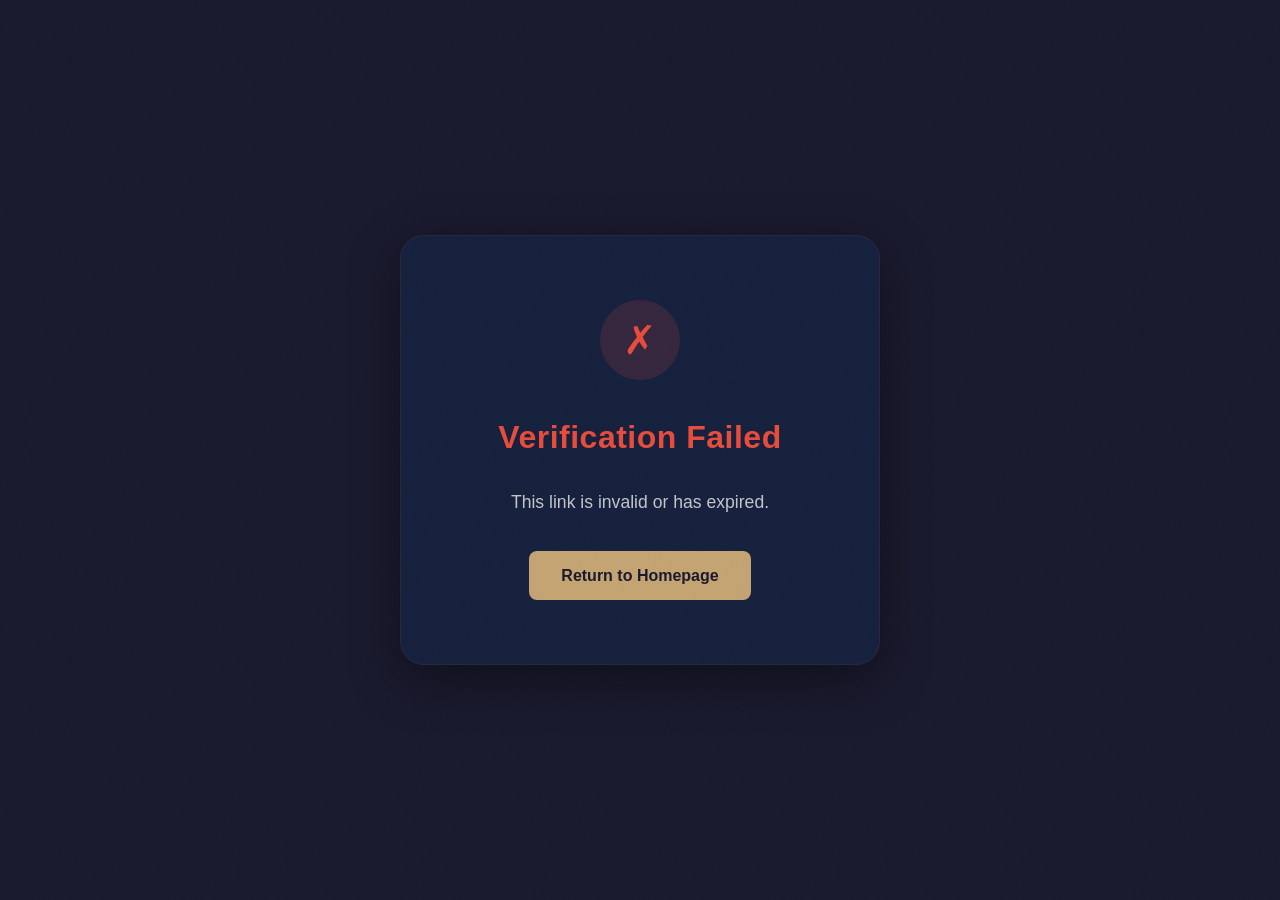
<file: web-customer/auth-error.html>
<!DOCTYPE html>
<html lang="en">

<head>
    <meta charset="UTF-8">
    <meta name="viewport" content="width=device-width, initial-scale=1.0">
    <title>Invalid Link - San-Lorenzo</title>
    <link rel="stylesheet" href="assets/css/main.css">
    <style>
        body {
            background: #1a1a2e;
            color: #eee;
            display: flex;
            align-items: center;
            justify-content: center;
            min-height: 100vh;
            margin: 0;
        }

        .confirmation-card {
            background: #16213e;
            padding: 4rem 3rem;
            border-radius: 24px;
            text-align: center;
            box-shadow: 0 15px 50px rgba(0, 0, 0, 0.4);
            max-width: 480px;
            width: 90%;
            border: 1px solid rgba(231, 76, 60, 0.1);
            animation: card-appear 0.6s cubic-bezier(0.175, 0.885, 0.32, 1.275) forwards;
        }

        @keyframes card-appear {
            from {
                transform: translateY(30px);
                opacity: 0;
            }

            to {
                transform: translateY(0);
                opacity: 1;
            }
        }

        .icon-box {
            width: 80px;
            height: 80px;
            background: rgba(231, 76, 60, 0.15);
            color: #e74c3c;
            border-radius: 50%;
            display: flex;
            align-items: center;
            justify-content: center;
            margin: 0 auto 2rem;
            font-size: 2.5rem;
        }

        h1 {
            color: #e74c3c;
            margin-bottom: 1.5rem;
            font-size: 2rem;
            letter-spacing: 0.5px;
        }

        #error-message {
            opacity: 0.8;
            line-height: 1.8;
            font-size: 1.1rem;
            margin-bottom: 2rem;
        }

        .btn-home {
            display: inline-block;
            padding: 12px 32px;
            background: var(--gold, #c9a96e);
            color: #1a1a2e;
            text-decoration: none;
            border-radius: 8px;
            font-weight: bold;
            transition: transform 0.2s, background 0.2s;
        }

        .btn-home:hover {
            transform: translateY(-2px);
            background: #e0bc7f;
        }
    </style>
</head>

<body>
    <div class="confirmation-card">
        <div class="icon-box">✗</div>
        <h1>Verification Failed</h1>
        <p id="error-message">This link is invalid or has expired.</p>
        <a href="index.html" class="btn-home">Return to Homepage</a>
    </div>
    <script>
        const params = new URLSearchParams(window.location.search);
        const msg = params.get('msg');
        if (msg) {
            document.getElementById('error-message').textContent = decodeURIComponent(msg);
        }
    </script>
</body>

</html>
</file>
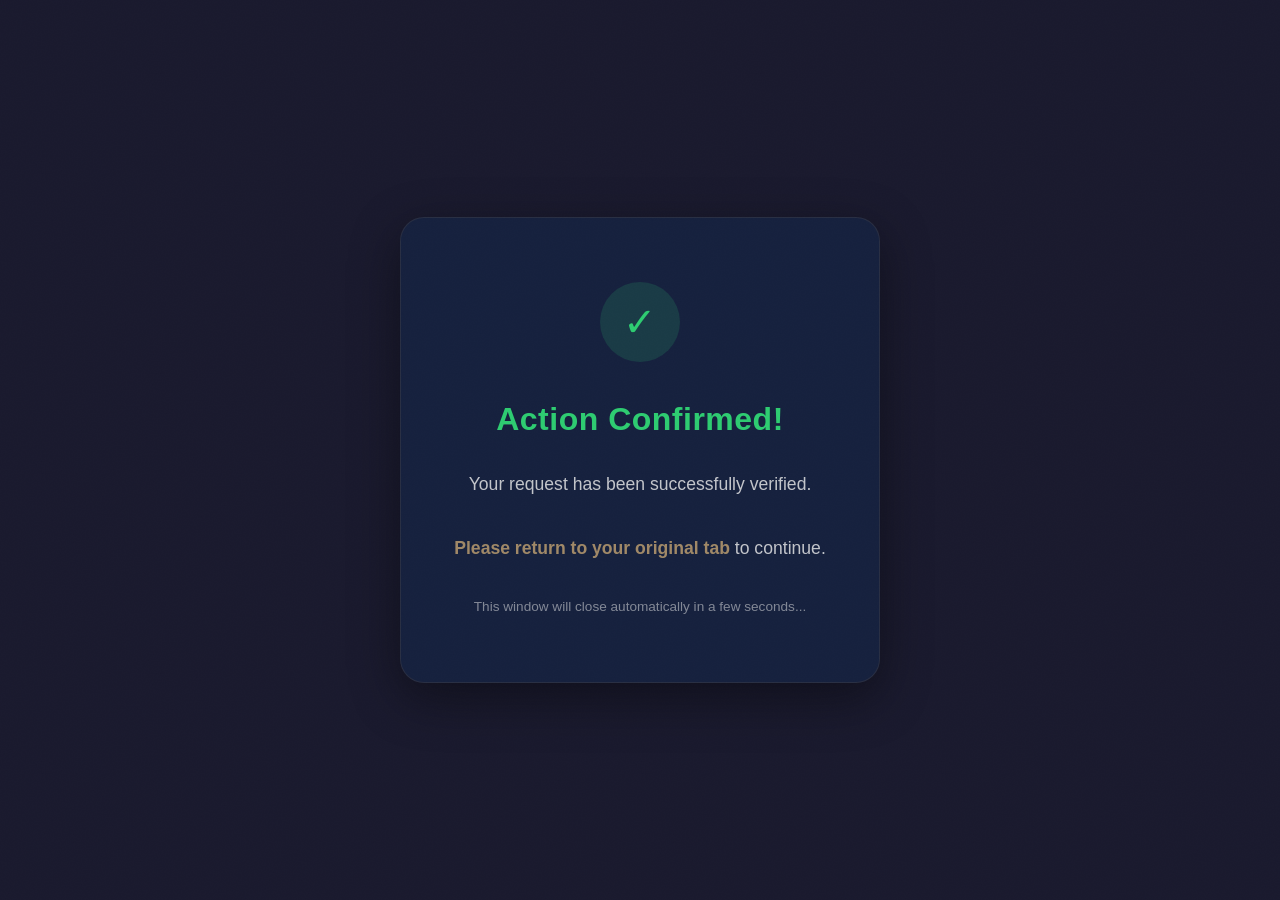
<file: web-customer/auth-success.html>
<!DOCTYPE html>
<html lang="en">

<head>
    <meta charset="UTF-8">
    <meta name="viewport" content="width=device-width, initial-scale=1.0">
    <title>Confirmed - San-Lorenzo</title>
    <link rel="stylesheet" href="assets/css/main.css">
    <style>
        body {
            background: #1a1a2e;
            color: #eee;
            display: flex;
            align-items: center;
            justify-content: center;
            min-height: 100vh;
            margin: 0;
            overflow: hidden;
        }

        .confirmation-card {
            background: #16213e;
            padding: 4rem 3rem;
            border-radius: 24px;
            text-align: center;
            box-shadow: 0 15px 50px rgba(0, 0, 0, 0.4);
            max-width: 480px;
            width: 90%;
            border: 1px solid rgba(201, 169, 110, 0.1);
            animation: card-appear 0.6s cubic-bezier(0.175, 0.885, 0.32, 1.275) forwards;
        }

        @keyframes card-appear {
            from {
                transform: translateY(30px);
                opacity: 0;
            }

            to {
                transform: translateY(0);
                opacity: 1;
            }
        }

        .icon-box {
            width: 80px;
            height: 80px;
            background: rgba(46, 204, 113, 0.15);
            color: #2ecc71;
            border-radius: 50%;
            display: flex;
            align-items: center;
            justify-content: center;
            margin: 0 auto 2rem;
            font-size: 2.5rem;
        }

        h1 {
            color: #2ecc71;
            margin-bottom: 1.5rem;
            font-size: 2rem;
            letter-spacing: 0.5px;
        }

        p {
            opacity: 0.8;
            line-height: 1.8;
            font-size: 1.1rem;
            margin-bottom: 2rem;
        }

        .instruction {
            color: var(--gold, #c9a96e);
            font-weight: 600;
        }

        .close-msg {
            font-size: 0.85rem;
            opacity: 0.5;
            margin-top: 2rem;
        }
    </style>
</head>

<body>
    <div class="confirmation-card">
        <div class="icon-box">✓</div>
        <h1>Action Confirmed!</h1>
        <p>Your request has been successfully verified.<br><br>
            <span class="instruction">Please return to your original tab</span> to continue.
        </p>
        <div class="close-msg">This window will close automatically in a few seconds...</div>
    </div>
    <script>
        setTimeout(() => window.close(), 5000);
    </script>
</body>

</html>
</file>
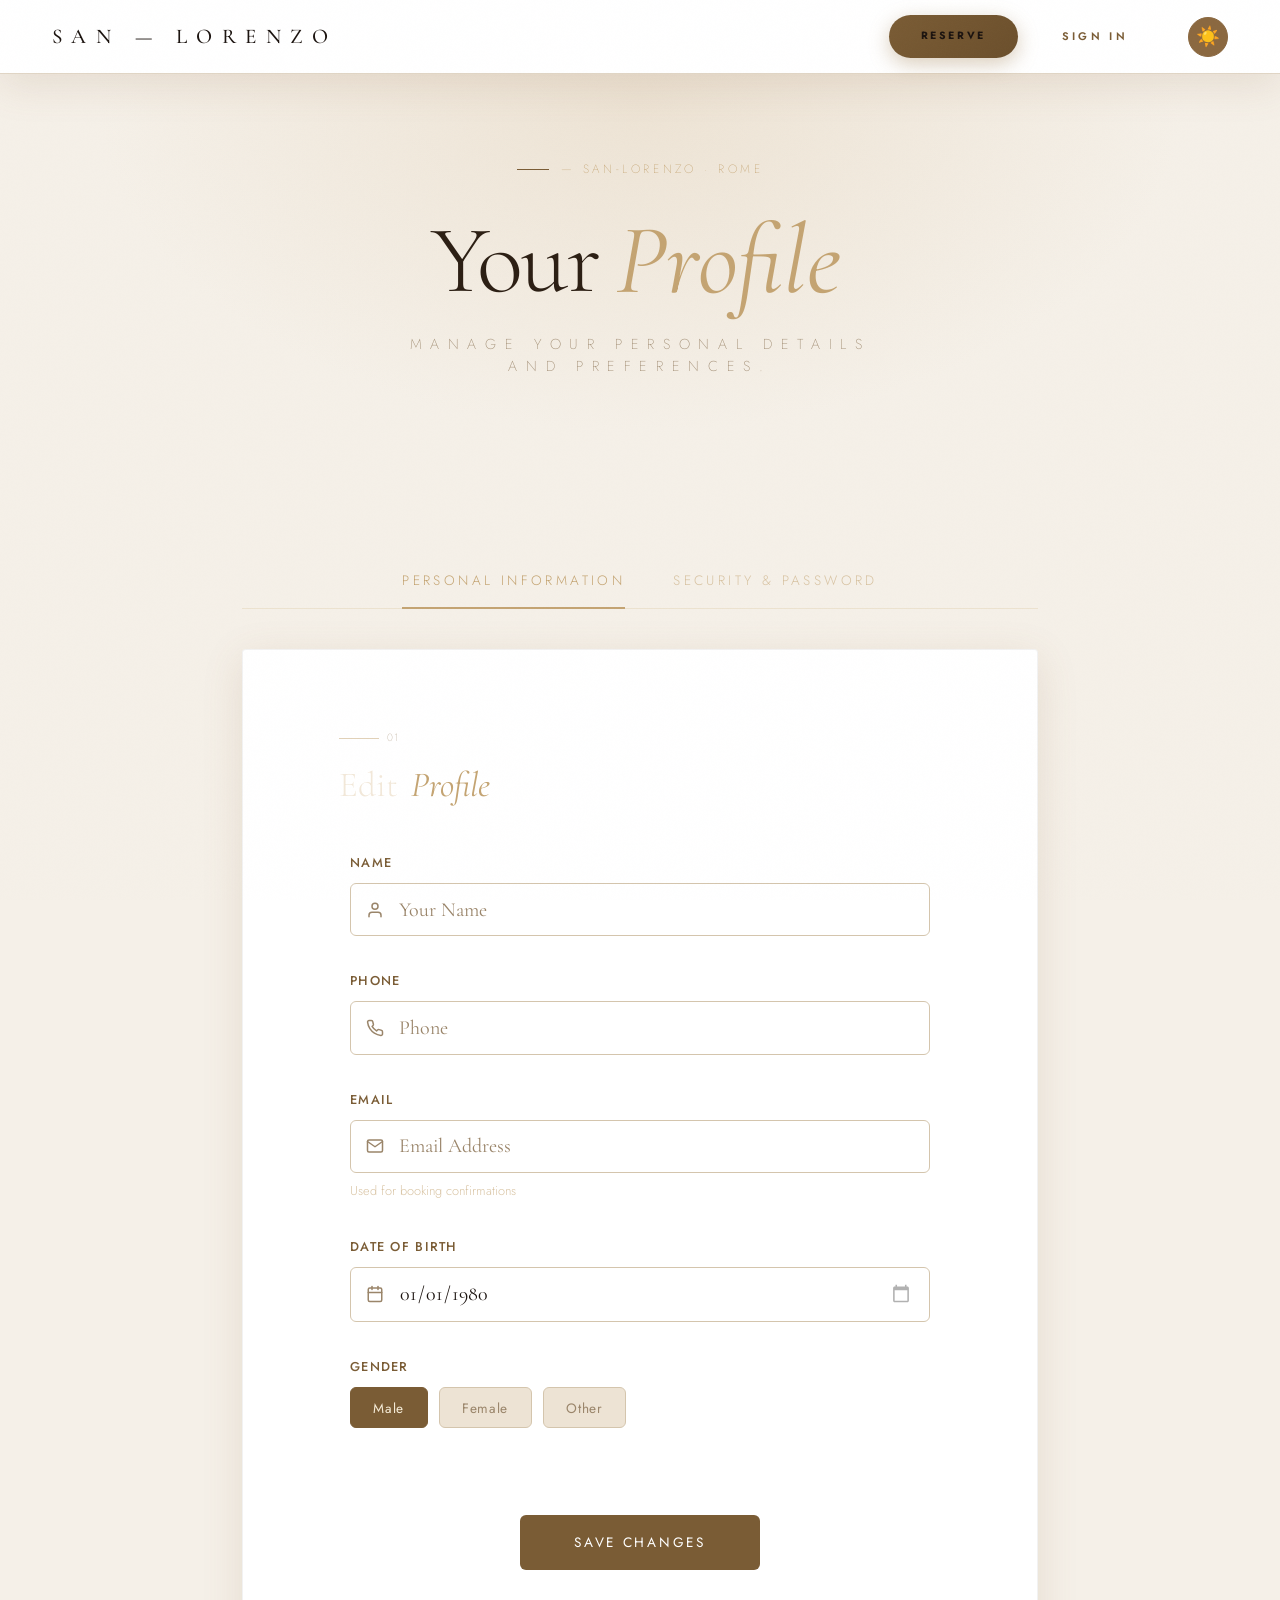
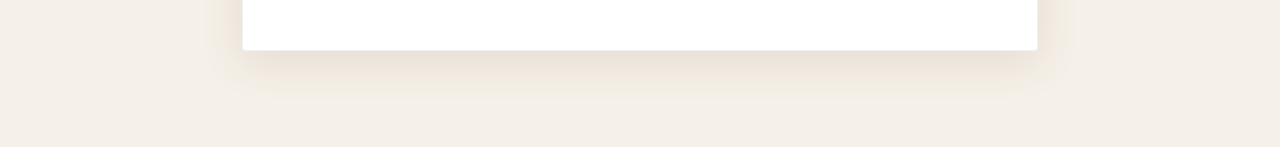
<file: web-customer/profile.html>
<!DOCTYPE html>
<html lang="en">

<head>
  <script>
    (function(){
      var s = localStorage.getItem('sl-theme');
      var p = window.matchMedia('(prefers-color-scheme: light)').matches;
      if(s==='light'||(!s&&p)){
        document.documentElement.style.backgroundColor='#F5F0E8';
        document.body && document.body.classList.add('light-mode');
      } else {
        document.documentElement.style.backgroundColor='#1C1410';
      }
    })();
  </script>
  <meta charset="UTF-8">
  <meta name="viewport" content="width=device-width, initial-scale=1.0">
  <title>Your Profile — San-Lorenzo</title>

  <link rel="preconnect" href="https://fonts.googleapis.com">
  <link
    href="https://fonts.googleapis.com/css2?family=Cormorant+Garamond:ital,wght@0,300;0,400;0,500;0,600;1,300;1,400;1,500;1,600&family=Jost:wght@200;300;400&display=swap"
    rel="stylesheet">

  <link rel="stylesheet" href="assets/css/main.css">
</head>

<body>
  <!-- Global Header -->
  <header id="main-header" class="header-solid scrolled">
    <a href="index.html" class="logo">San — Lorenzo</a>
    <nav class="nav-links">
      <a href="reservation.html" class="nav-link btn-reserve-header">Reserve</a>
      <a href="#" class="nav-link" id="view-bookings-link" style="display:none;">My Bookings</a>

      <!-- Chưa đăng nhập -->
      <a href="#" id="header-auth-btn" class="nav-link auth-action-btn" style="display: flex;">Sign In</a>

      <button id="theme-toggle" class="theme-toggle-btn" aria-label="Switch to Light Mode" title="Switch to Light Mode">🌙</button>

      <!-- Đã đăng nhập -->
      <div id="nav-auth-group" class="nav-auth-group" style="display: none;">
        <span class="nav-link user-hi" id="user-greeting" style="color: var(--gold);">Hi, Guest</span>
        <div class="gear-dropdown" id="gear-dropdown">
          <button class="gear-btn" id="gear-btn">
            <svg viewBox="0 0 24 24">
              <circle cx="12" cy="12" r="3" />
              <path
                d="M19.4 15a1.65 1.65 0 0 0 .33 1.82l.06.06a2 2 0 1 1-2.83 2.83l-.06-.06a1.65 1.65 0 0 0-1.82-.33 1.65 1.65 0 0 0-1 1.51V21a2 2 0 0 1-4 0v-.09A1.65 1.65 0 0 0 9 19.4a1.65 1.65 0 0 0-1.82.33l-.06.06a2 2 0 1 1-2.83-2.83l.06-.06A1.65 1.65 0 0 0 4.68 15a1.65 1.65 0 0 0-1.51-1H3a2 2 0 0 1 0-4h.09A1.65 1.65 0 0 0 4.6 9a1.65 1.65 0 0 0-.33-1.82l-.06-.06a2 2 0 1 1 2.83-2.83l.06.06A1.65 1.65 0 0 0 9 4.68a1.65 1.65 0 0 0 1-1.51V3a2 2 0 0 1 4 0v.09a1.65 1.65 0 0 0 1 1.51 1.65 1.65 0 0 0 1.82-.33l.06-.06a2 2 0 1 1 2.83 2.83l-.06.06A1.65 1.65 0 0 0 19.4 9a1.65 1.65 0 0 0 1.51 1H21a2 2 0 0 1 0 4h-.09a1.65 1.65 0 0 0-1.51 1z" />
            </svg>
          </button>
          <div class="gear-menu">
            <a href="profile.html" class="gear-menu-item">
              <svg viewBox="0 0 24 24">
                <path d="M20 21v-2a4 4 0 0 0-4-4H8a4 4 0 0 0-4 4v2" />
                <circle cx="12" cy="7" r="4" />
              </svg>
              Profile
            </a>
            <div class="gear-menu-divider"></div>
            <button class="gear-menu-item danger" id="logout-btn">
              <svg viewBox="0 0 24 24">
                <path d="M9 21H5a2 2 0 0 1-2-2V5a2 2 0 0 1 2-2h4" />
                <polyline points="16 17 21 12 16 7" />
                <line x1="21" y1="12" x2="9" y2="12" />
              </svg>
              Sign Out
            </button>
          </div>
        </div>
      </div>
    </nav>
  </header>

  <!-- Editorial Hero Section -->
  <section class="profile-hero">
    <div class="hero-grid">
      <!-- Left Heading -->
      <div class="hero-left anim-fade-up">
        <span class="hero-overline">— SAN-LORENZO · ROME</span>
        <h1 class="hero-heading">
          <span class="hero-title-main">Your</span>
          <span class="hero-title-accent">Profile</span>
        </h1>
        <p class="hero-subtitle">Manage your personal details and preferences.</p>
      </div>

    </div>

    <hr class="hero-divider">

    <!-- Organic Stats Strip -->

  </section>

  <!-- Body Content -->
  <section class="profile-body">

    <!-- Tabs UI -->
    <div class="profile-tabs anim-fade-up">
      <div class="profile-tab active" data-tab="tab-edit">Personal Information</div>
      <div class="profile-tab" data-tab="tab-password">Security & Password</div>
    </div>

    <!-- Luxury Soft Container -->
    <div class="profile-card-soft anim-fade-up" style="animation-delay: 0.1s;">

      <!-- Block 1: Edit Profile (Tab 1) -->
      <div id="tab-edit" class="tab-pane active profile-section">
        <div class="section-label">
          <div class="section-label-line"></div>
          <span class="section-label-text">01</span>
        </div>
        <h2 class="section-heading">
          <span class="section-heading-part-1">Edit</span>
          <span class="section-heading-part-2">Profile</span>
        </h2>

        <form id="edit-profile-form" class="form-grid">
          <!-- NAME -->
          <div class="form-field">
            <label class="field-label" for="full-name">Name</label>
            <div class="input-wrapper">
              <svg class="input-icon" viewBox="0 0 24 24" fill="none" stroke="currentColor" stroke-width="2"
                stroke-linecap="round" stroke-linejoin="round">
                <path d="M20 21v-2a4 4 0 0 0-4-4H8a4 4 0 0 0-4 4v2"></path>
                <circle cx="12" cy="7" r="4"></circle>
              </svg>
              <input type="text" id="full-name" class="flat-input" value="" placeholder="Your Name">
            </div>
          </div>

          <!-- PHONE -->
          <div class="form-field">
            <label class="field-label" for="phone">Phone</label>
            <div class="input-wrapper">
              <svg class="input-icon" viewBox="0 0 24 24" fill="none" stroke="currentColor" stroke-width="2"
                stroke-linecap="round" stroke-linejoin="round">
                <path
                  d="M22 16.92v3a2 2 0 0 1-2.18 2 19.79 19.79 0 0 1-8.63-3.07 19.5 19.5 0 0 1-6-6 19.79 19.79 0 0 1-3.07-8.67A2 2 0 0 1 4.11 2h3a2 2 0 0 1 2 1.72 12.84 12.84 0 0 0 .7 2.81 2 2 0 0 1-.45 2.11L8.09 9.91a16 16 0 0 0 6 6l1.27-1.27a2 2 0 0 1 2.11-.45 12.84 12.84 0 0 0 2.81.7A2 2 0 0 1 22 16.92z">
                </path>
              </svg>
              <input type="tel" id="phone" class="flat-input" value="" placeholder="Phone">
            </div>
          </div>

          <!-- EMAIL -->
          <div class="form-field">
            <label class="field-label" for="email">Email</label>
            <div class="input-wrapper">
              <svg class="input-icon" viewBox="0 0 24 24" fill="none" stroke="currentColor" stroke-width="2"
                stroke-linecap="round" stroke-linejoin="round">
                <path d="M4 4h16c1.1 0 2 .9 2 2v12c0 1.1-.9 2-2 2H4c-1.1 0-2-.9-2-2V6c0-1.1.9-2 2-2z"></path>
                <polyline points="22,6 12,13 2,6"></polyline>
              </svg>
              <input type="email" id="email" class="flat-input" value="" placeholder="Email Address">
            </div>
            <span class="field-hint">Used for booking confirmations</span>
          </div>

          <!-- DOB -->
          <div class="form-field">
            <label class="field-label" for="dob">Date of Birth</label>
            <div class="input-wrapper">
              <svg class="input-icon" viewBox="0 0 24 24" fill="none" stroke="currentColor" stroke-width="2"
                stroke-linecap="round" stroke-linejoin="round">
                <rect x="3" y="4" width="18" height="18" rx="2" ry="2"></rect>
                <line x1="16" y1="2" x2="16" y2="6"></line>
                <line x1="8" y1="2" x2="8" y2="6"></line>
                <line x1="3" y1="10" x2="21" y2="10"></line>
              </svg>
              <input type="date" id="dob" class="flat-input" value="1980-01-01">
            </div>
          </div>

          <!-- GENDER -->
          <div class="form-field form-field-full">
            <label class="field-label">Gender</label>
            <div class="gender-pill-row" id="gender-pills-new">
              <button type="button" class="pill-flat active">Male</button>
              <button type="button" class="pill-flat">Female</button>
              <button type="button" class="pill-flat">Other</button>
            </div>
          </div>

          <!-- SAVE -->
          <div class="form-field-full">
            <button type="submit" id="btn-save" class="btn-submit-profile">SAVE CHANGES</button>
          </div>
        </form>
      </div>

      <!-- Block 2: Change Password (Tab 2) -->
      <div id="tab-password" class="tab-pane profile-section password-section">
        <div class="section-label">
          <div class="section-label-line"></div>
          <span class="section-label-text">02</span>
        </div>
        <h2 class="section-heading">
          <span class="section-heading-part-1">Change</span>
          <span class="section-heading-part-2">Password</span>
        </h2>

        <form id="change-password-form" class="password-form">

          <!-- CURRENT -->
          <div class="form-field">
            <label class="field-label" for="current-password">Current Password</label>
            <div class="input-wrapper">
              <svg class="input-icon" viewBox="0 0 24 24" fill="none" stroke="currentColor" stroke-width="2"
                stroke-linecap="round" stroke-linejoin="round">
                <rect x="3" y="11" width="18" height="11" rx="2" ry="2"></rect>
                <path d="M7 11V7a5 5 0 0 1 10 0v4"></path>
              </svg>
              <input type="password" id="current-password" class="flat-input" placeholder="Enter current password">
            </div>
          </div>

          <!-- NEW -->
          <div class="form-field">
            <label class="field-label" for="new-password">New Password</label>
            <div class="input-wrapper">
              <svg class="input-icon" viewBox="0 0 24 24" fill="none" stroke="currentColor" stroke-width="2"
                stroke-linecap="round" stroke-linejoin="round">
                <rect x="3" y="11" width="18" height="11" rx="2" ry="2"></rect>
                <path d="M7 11V7a5 5 0 0 1 10 0v4"></path>
              </svg>
              <input type="password" id="new-password" class="flat-input" placeholder="Enter new password">
            </div>
            <div class="pwd-strength-container">
              <div class="pwd-bars">
                <div class="strength-bar bar-1"></div>
                <div class="strength-bar bar-2"></div>
                <div class="strength-bar bar-3"></div>
              </div>
              <span class="strength-label">Weak</span>
            </div>
          </div>

          <!-- CONFIRM NEW -->
          <div class="form-field">
            <label class="field-label" for="confirm-password">Confirm New Password</label>
            <div class="input-wrapper">
              <svg class="input-icon" viewBox="0 0 24 24" fill="none" stroke="currentColor" stroke-width="2"
                stroke-linecap="round" stroke-linejoin="round">
                <rect x="3" y="11" width="18" height="11" rx="2" ry="2"></rect>
                <path d="M7 11V7a5 5 0 0 1 10 0v4"></path>
              </svg>
              <input type="password" id="confirm-password" class="flat-input" placeholder="Confirm new password">
            </div>
            <span id="confirm-hint" class="validation-hint"></span>
          </div>

          <button type="submit" id="btn-update-pwd" class="btn-submit-profile">UPDATE PASSWORD</button>
        </form>
      </div>

    </div>
  </section>

  <script src="js/theme.js"></script>
  <script type="module">
    import { initAuth } from './js/features/auth.js';
    import { initProfile } from './js/pages/profile.js';
    import { openBookingsModal } from './js/features/my-bookings.js';

    document.addEventListener('DOMContentLoaded', () => {
      initAuth();
      initProfile();

      // My Bookings — gọi thẳng module đã có sẵn, không vẽ lại gì
      document.getElementById('view-bookings-link')?.addEventListener('click', (e) => {
        e.preventDefault();
        openBookingsModal();
      });
    });
  </script>
</body>

</html>
</file>
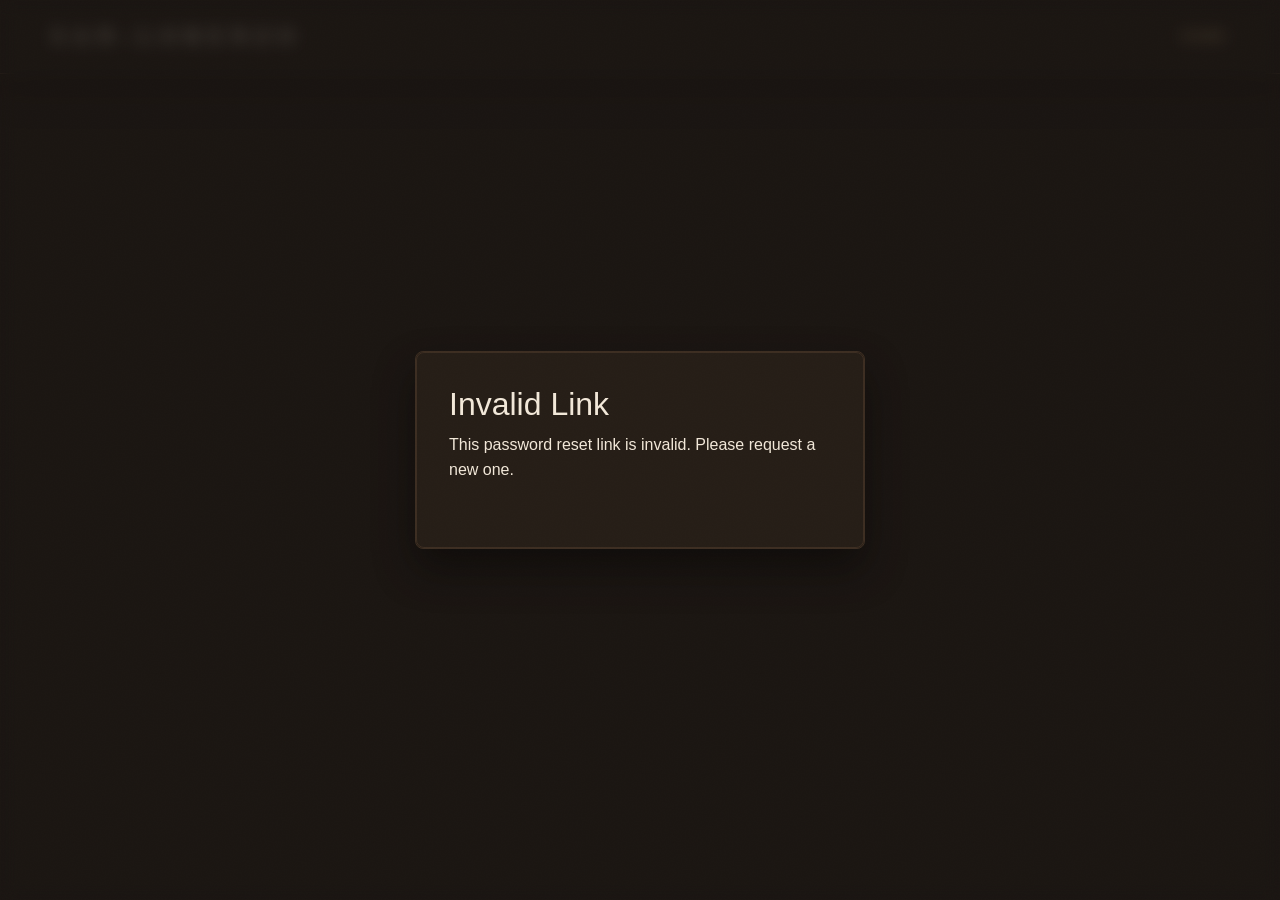
<file: web-customer/reset-password.html>
<!DOCTYPE html>
<html lang="en">

<head>
    <meta charset="UTF-8">
    <meta name="viewport" content="width=device-width, initial-scale=1.0">
    <title>Reset Password - San-Lorenzo</title>
    <link rel="stylesheet" href="assets/css/main.css">
</head>

<body>

    <header id="main-header" class="scrolled">
        <a href="index.html" class="logo">SAN-LORENZO</a>
        <nav class="nav-links">
            <a href="index.html" class="nav-link">Home</a>
        </nav>
    </header>

    <!-- Reset Password Modal — hiển thị mặc định (không ẩn) -->
    <div id="reset-modal" class="modal-overlay" style="opacity:1;pointer-events:auto;visibility:visible;">
        <div class="modal-container fade-in appear">
            <div class="form-card" style="margin: 0; box-shadow: none;">
                <div class="text-center" style="margin-bottom: 2rem;">
                    <h2 class="section-title" style="margin-bottom: 0.5rem; font-size: 2rem;">New Password</h2>
                    <p>Please create a new password for your account</p>
                </div>
                <form id="reset-form">
                    <div class="form-group">
                        <label class="form-label">New Password *</label>
                        <div class="password-wrapper">
                            <input type="password" id="reset-password" class="form-control" placeholder="••••••••"
                                required minlength="6">
                            <button type="button" class="toggle-password" tabindex="-1"
                                aria-label="Toggle password visibility">
                                <svg class="eye-icon" xmlns="http://www.w3.org/2000/svg" width="20" height="20"
                                    viewBox="0 0 24 24" fill="none" stroke="currentColor" stroke-width="2"
                                    stroke-linecap="round" stroke-linejoin="round">
                                    <path d="M2 12s3-7 10-7 10 7 10 7-3 7-10 7-10-7-10-7Z" />
                                    <circle cx="12" cy="12" r="3" />
                                </svg>
                            </button>
                        </div>
                    </div>
                    <div class="form-group">
                        <label class="form-label">Confirm Password *</label>
                        <div class="password-wrapper">
                            <input type="password" id="reset-confirm" class="form-control" placeholder="••••••••"
                                required minlength="6">
                            <button type="button" class="toggle-password" tabindex="-1"
                                aria-label="Toggle password visibility">
                                <svg class="eye-icon" xmlns="http://www.w3.org/2000/svg" width="20" height="20"
                                    viewBox="0 0 24 24" fill="none" stroke="currentColor" stroke-width="2"
                                    stroke-linecap="round" stroke-linejoin="round">
                                    <path d="M2 12s3-7 10-7 10 7 10 7-3 7-10 7-10-7-10-7Z" />
                                    <circle cx="12" cy="12" r="3" />
                                </svg>
                            </button>
                        </div>
                    </div>
                    <button type="submit" class="btn" style="width: 100%; padding: 16px; font-size: 1.1rem;">Update
                        Password</button>
                </form>
            </div>
        </div>
    </div>

    <script type="module">
        import { callApi } from './js/common/api.js';
        import { initPasswordToggle } from './js/common/utils.js';

        // Lấy token từ URL
        const urlParams = new URLSearchParams(window.location.search);
        const resetToken = urlParams.get("token");

        if (!resetToken) {
            document.querySelector(".section-title").textContent = "Invalid Link";
            document.querySelector(".section-title + p").textContent = "This password reset link is invalid. Please request a new one.";
            document.getElementById("reset-form").style.display = "none";
        }

        // Bật toggle password eye icon
        initPasswordToggle();

        // Xử lý submit form reset password
        const resetForm = document.getElementById("reset-form");
        if (resetForm && resetToken) {
            resetForm.addEventListener("submit", async (e) => {
                e.preventDefault();

                // Xóa lỗi cũ
                const oldError = resetForm.querySelector(".form-error");
                if (oldError) oldError.textContent = "";

                const newPassword = document.getElementById("reset-password").value;
                const confirmPassword = document.getElementById("reset-confirm").value;

                if (newPassword !== confirmPassword) {
                    showError("Passwords do not match! Please try again.");
                    return;
                }

                const submitBtn = resetForm.querySelector("button[type='submit']");
                submitBtn.innerText = "Updating...";
                submitBtn.disabled = true;

                try {
                    const { ok, data } = await callApi("/auth/reset-password", "POST", {
                        token: resetToken,
                        newPassword
                    });

                    if (ok) {
                        alert("Password updated successfully! Please login with your new password.");
                        window.location.href = "index.html";
                    } else {
                        showError(data?.message || data?.error || "Failed to reset password. The link may be expired.");
                    }
                } catch {
                    showError("Unable to connect to server. Please try again later.");
                } finally {
                    submitBtn.innerText = "Update Password";
                    submitBtn.disabled = false;
                }
            });
        }

        function showError(message) {
            let errorEl = resetForm.querySelector(".form-error");
            if (!errorEl) {
                errorEl = document.createElement("p");
                errorEl.className = "form-error";
                errorEl.style.cssText = "color:#e74c3c;font-size:0.9rem;text-align:center;margin-top:12px;";
                resetForm.appendChild(errorEl);
            }
            errorEl.textContent = message;
        }
    </script>

</body>

</html>
</file>
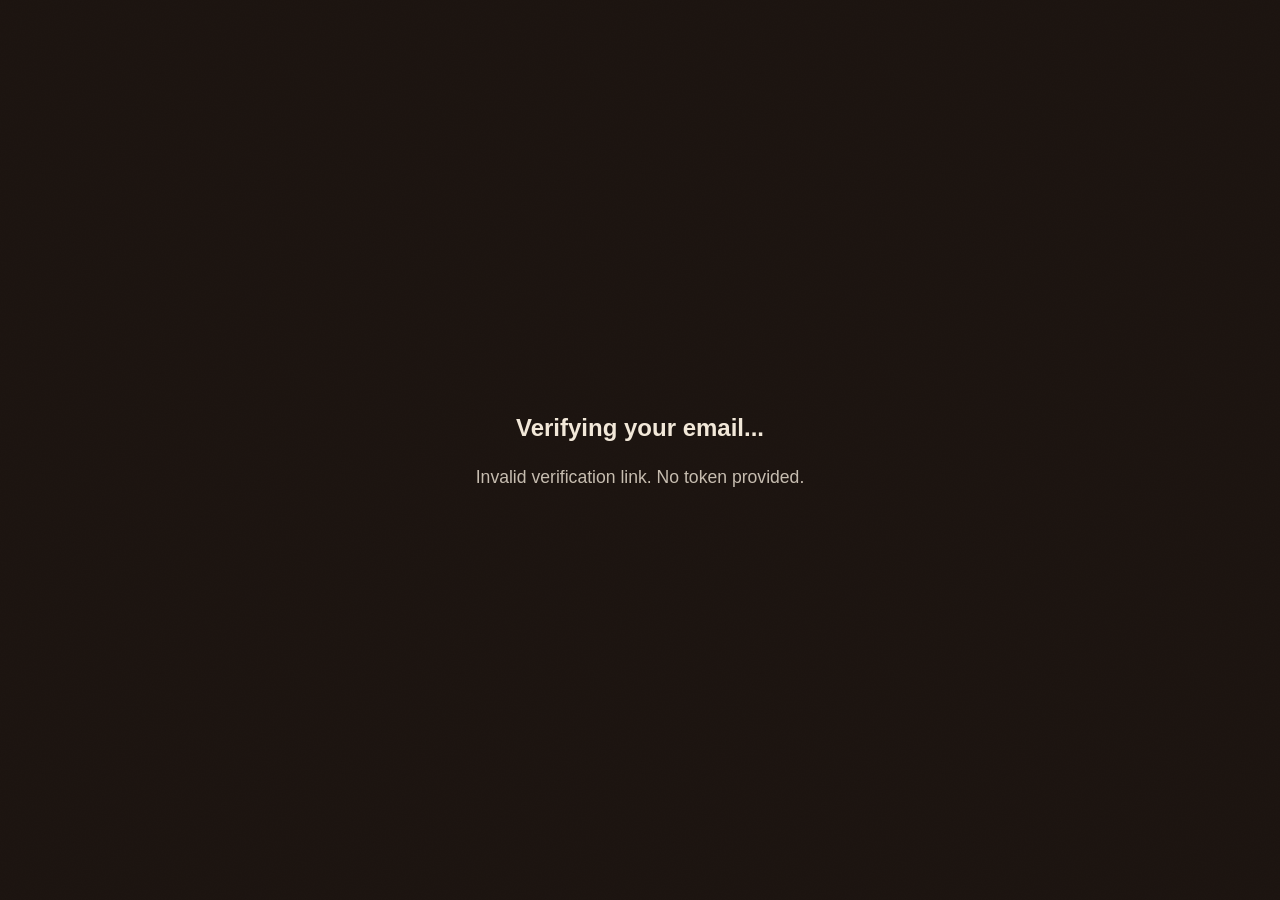
<file: web-customer/verify-email.html>
<!DOCTYPE html>
<html lang="en">

<head>
    <meta charset="UTF-8">
    <meta name="viewport" content="width=device-width, initial-scale=1.0">
    <title>Verifying Email... - San-Lorenzo</title>
    <link rel="stylesheet" href="assets/css/main.css">
    <style>
        .verify-container {
            display: flex;
            flex-direction: column;
            align-items: center;
            justify-content: center;
            min-height: 100vh;
            text-align: center;
            padding: 2rem;
        }

        .verify-container h2 {
            margin-bottom: 1rem;
        }

        .verify-container p {
            font-size: 1.1rem;
            opacity: 0.8;
        }

        .spinner {
            width: 40px;
            height: 40px;
            border: 4px solid rgba(255, 255, 255, 0.2);
            border-top-color: var(--gold, #c9a96e);
            border-radius: 50%;
            animation: spin 0.8s linear infinite;
            margin-bottom: 1.5rem;
        }

        @keyframes spin {
            to {
                transform: rotate(360deg);
            }
        }
    </style>
</head>

<body>
    <div class="verify-container">
        <div class="spinner"></div>
        <h2>Verifying your email...</h2>
        <p id="verify-status">Please wait while we verify your account.</p>
    </div>

    <script type="module">
        import { callApi } from './js/common/api.js';

        async function verifyEmail() {
            const urlParams = new URLSearchParams(window.location.search);
            const token = urlParams.get("token");
            const statusEl = document.getElementById("verify-status");
            const spinner = document.querySelector(".spinner");

            if (!token) {
                spinner.style.display = "none";
                statusEl.textContent = "Invalid verification link. No token provided.";
                return;
            }

            try {
                const { ok, data } = await callApi(`/auth/verify-email?token=${token}`, "GET");
                spinner.style.display = "none";

                if (ok) {
                    document.querySelector("h2").textContent = "Email Verified! ✓";
                    document.querySelector("h2").style.color = "#27ae60";
                    statusEl.innerHTML = "Your account has been verified successfully.<br>Redirecting to login...";
                    setTimeout(() => { window.location.href = "index.html"; }, 2500);
                } else {
                    document.querySelector("h2").textContent = "Verification Failed";
                    document.querySelector("h2").style.color = "#e74c3c";
                    statusEl.textContent = data?.message || "The verification link is invalid or expired.";
                }
            } catch {
                spinner.style.display = "none";
                document.querySelector("h2").textContent = "Connection Error";
                statusEl.textContent = "Unable to connect to server. Please try again later.";
            }
        }

        verifyEmail();
    </script>
</body>

</html>
</file>
<file: web-customer/assets/css/main.css>
@import url('style.css');
/* --- BASE --- */
@import url('base/reset.css');

/* --- LAYOUT --- */
@import url('layout/header.css');
@import url('layout/footer.css');

/* --- COMPONENTS --- */
@import url('components/buttons.css');
@import url('components/forms.css');
@import url('components/modals.css');
@import url('components/notifications.css');
@import url('components/theme-toggle.css');

/* --- PAGES --- */
@import url('pages/home.css');
@import url('pages/reservation.css');
@import url('profile.css');
</file>
